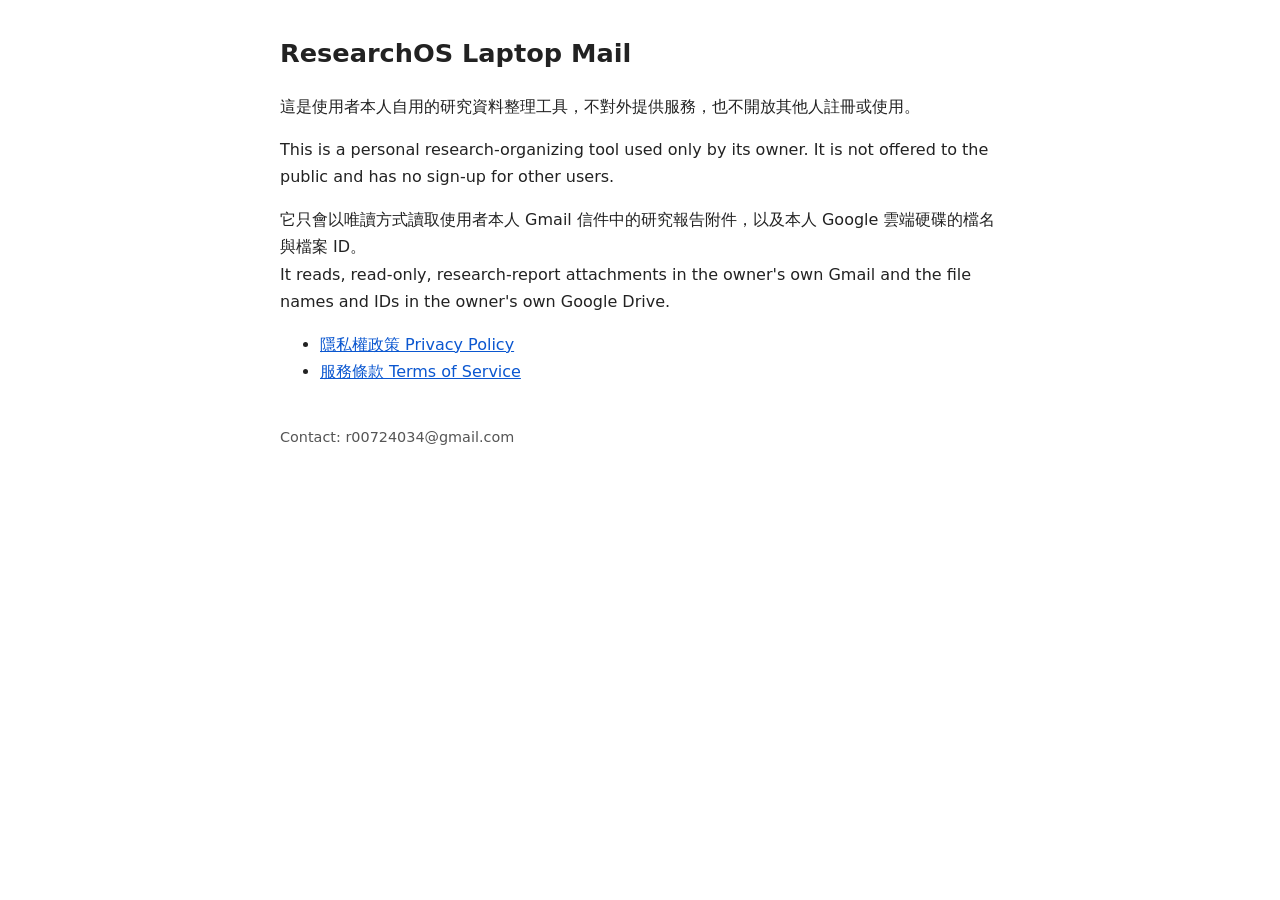
<file: index.html>
<!doctype html>
<html lang="zh-Hant"><head><meta charset="utf-8"><meta name="viewport" content="width=device-width,initial-scale=1"><title>ResearchOS Laptop Mail</title><link rel="stylesheet" href="style.css"></head>
<body>
<h1>ResearchOS Laptop Mail</h1>
<p>這是使用者本人自用的研究資料整理工具，不對外提供服務，也不開放其他人註冊或使用。</p>
<p>This is a personal research-organizing tool used only by its owner. It is not offered to the public and has no sign-up for other users.</p>
<p>它只會以唯讀方式讀取使用者本人 Gmail 信件中的研究報告附件，以及本人 Google 雲端硬碟的檔名與檔案 ID。<br>It reads, read-only, research-report attachments in the owner's own Gmail and the file names and IDs in the owner's own Google Drive.</p>
<ul><li><a href="privacy.html">隱私權政策 Privacy Policy</a></li><li><a href="terms.html">服務條款 Terms of Service</a></li></ul>
<footer>Contact: r00724034@gmail.com</footer>
</body></html>
</file>
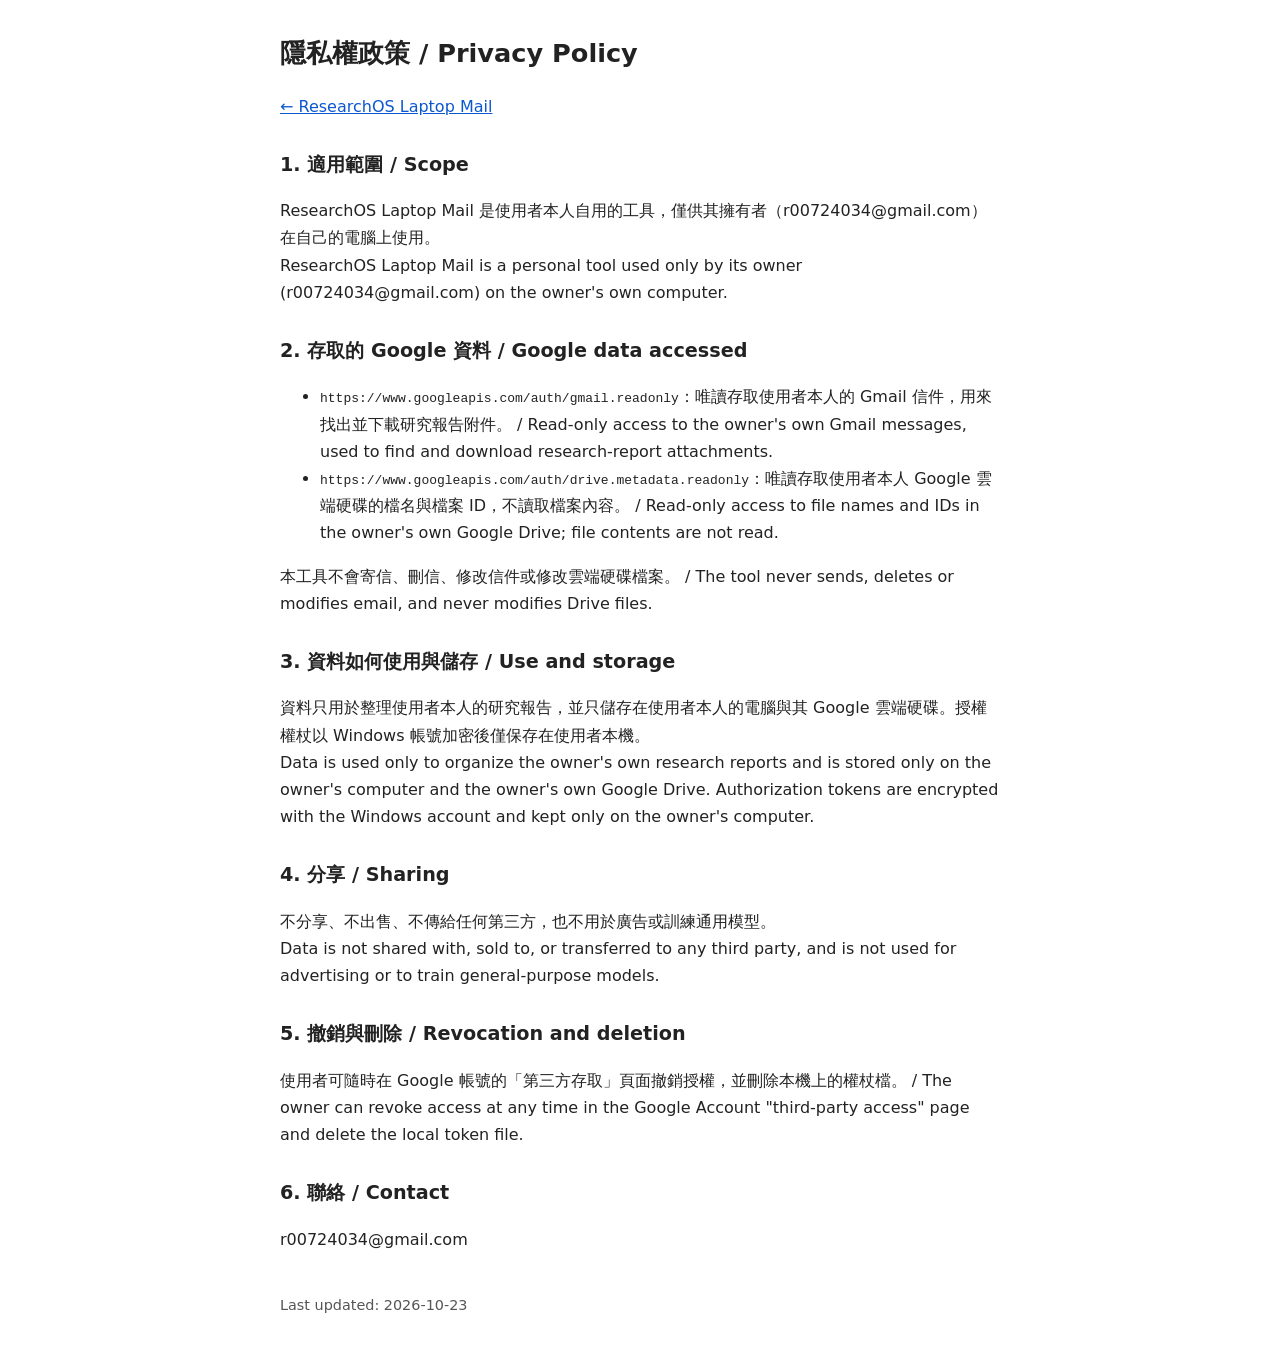
<file: privacy.html>
<!doctype html>
<html lang="zh-Hant"><head><meta charset="utf-8"><meta name="viewport" content="width=device-width,initial-scale=1"><title>隱私權政策 Privacy Policy – ResearchOS Laptop Mail</title><link rel="stylesheet" href="style.css"></head>
<body>
<h1>隱私權政策 / Privacy Policy</h1>
<p><a href="index.html">← ResearchOS Laptop Mail</a></p>
<h2>1. 適用範圍 / Scope</h2>
<p>ResearchOS Laptop Mail 是使用者本人自用的工具，僅供其擁有者（r00724034@gmail.com）在自己的電腦上使用。<br>ResearchOS Laptop Mail is a personal tool used only by its owner (r00724034@gmail.com) on the owner's own computer.</p>
<h2>2. 存取的 Google 資料 / Google data accessed</h2>
<ul>
<li><code>https://www.googleapis.com/auth/gmail.readonly</code>：唯讀存取使用者本人的 Gmail 信件，用來找出並下載研究報告附件。 / Read-only access to the owner's own Gmail messages, used to find and download research-report attachments.</li>
<li><code>https://www.googleapis.com/auth/drive.metadata.readonly</code>：唯讀存取使用者本人 Google 雲端硬碟的檔名與檔案 ID，不讀取檔案內容。 / Read-only access to file names and IDs in the owner's own Google Drive; file contents are not read.</li>
</ul>
<p>本工具不會寄信、刪信、修改信件或修改雲端硬碟檔案。 / The tool never sends, deletes or modifies email, and never modifies Drive files.</p>
<h2>3. 資料如何使用與儲存 / Use and storage</h2>
<p>資料只用於整理使用者本人的研究報告，並只儲存在使用者本人的電腦與其 Google 雲端硬碟。授權權杖以 Windows 帳號加密後僅保存在使用者本機。<br>Data is used only to organize the owner's own research reports and is stored only on the owner's computer and the owner's own Google Drive. Authorization tokens are encrypted with the Windows account and kept only on the owner's computer.</p>
<h2>4. 分享 / Sharing</h2>
<p>不分享、不出售、不傳給任何第三方，也不用於廣告或訓練通用模型。<br>Data is not shared with, sold to, or transferred to any third party, and is not used for advertising or to train general-purpose models.</p>
<h2>5. 撤銷與刪除 / Revocation and deletion</h2>
<p>使用者可隨時在 Google 帳號的「第三方存取」頁面撤銷授權，並刪除本機上的權杖檔。 / The owner can revoke access at any time in the Google Account "third-party access" page and delete the local token file.</p>
<h2>6. 聯絡 / Contact</h2>
<p>r00724034@gmail.com</p>
<footer>Last updated: 2026-10-23</footer>
</body></html>
</file>
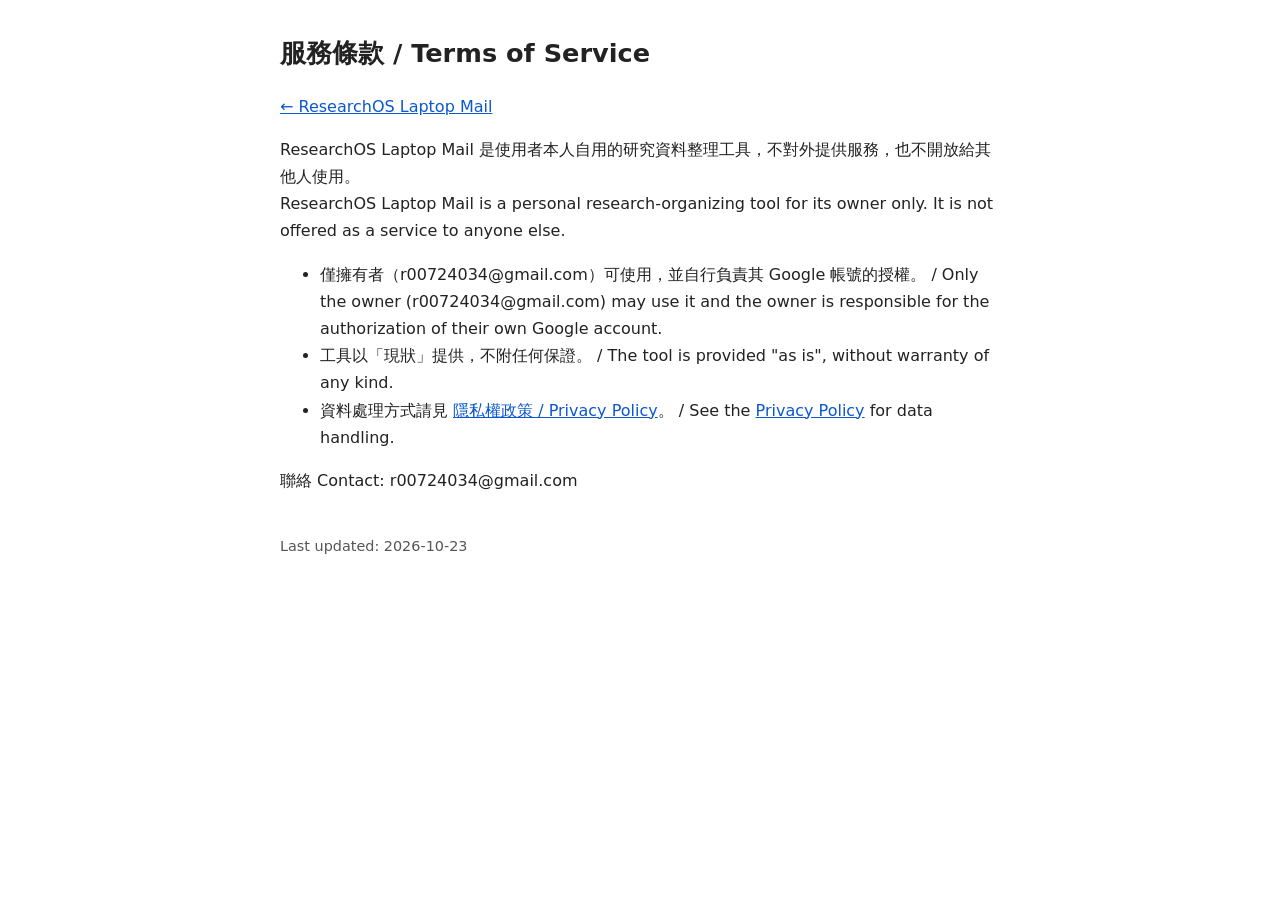
<file: terms.html>
<!doctype html>
<html lang="zh-Hant"><head><meta charset="utf-8"><meta name="viewport" content="width=device-width,initial-scale=1"><title>服務條款 Terms of Service – ResearchOS Laptop Mail</title><link rel="stylesheet" href="style.css"></head>
<body>
<h1>服務條款 / Terms of Service</h1>
<p><a href="index.html">← ResearchOS Laptop Mail</a></p>
<p>ResearchOS Laptop Mail 是使用者本人自用的研究資料整理工具，不對外提供服務，也不開放給其他人使用。<br>ResearchOS Laptop Mail is a personal research-organizing tool for its owner only. It is not offered as a service to anyone else.</p>
<ul>
<li>僅擁有者（r00724034@gmail.com）可使用，並自行負責其 Google 帳號的授權。 / Only the owner (r00724034@gmail.com) may use it and the owner is responsible for the authorization of their own Google account.</li>
<li>工具以「現狀」提供，不附任何保證。 / The tool is provided "as is", without warranty of any kind.</li>
<li>資料處理方式請見 <a href="privacy.html">隱私權政策 / Privacy Policy</a>。 / See the <a href="privacy.html">Privacy Policy</a> for data handling.</li>
</ul>
<p>聯絡 Contact: r00724034@gmail.com</p>
<footer>Last updated: 2026-10-23</footer>
</body></html>
</file>
<file: style.css>
body{font-family:system-ui,"Microsoft JhengHei",sans-serif;max-width:720px;margin:2rem auto;padding:0 16px;line-height:1.7;color:#222}
h1{font-size:1.6rem}h2{font-size:1.2rem;margin-top:1.8rem}a{color:#0b57d0}footer{margin-top:2.5rem;font-size:.9rem;color:#555}
@media (prefers-color-scheme:dark){body{background:#111;color:#ddd}a{color:#8ab4f8}footer{color:#aaa}}
</file>
